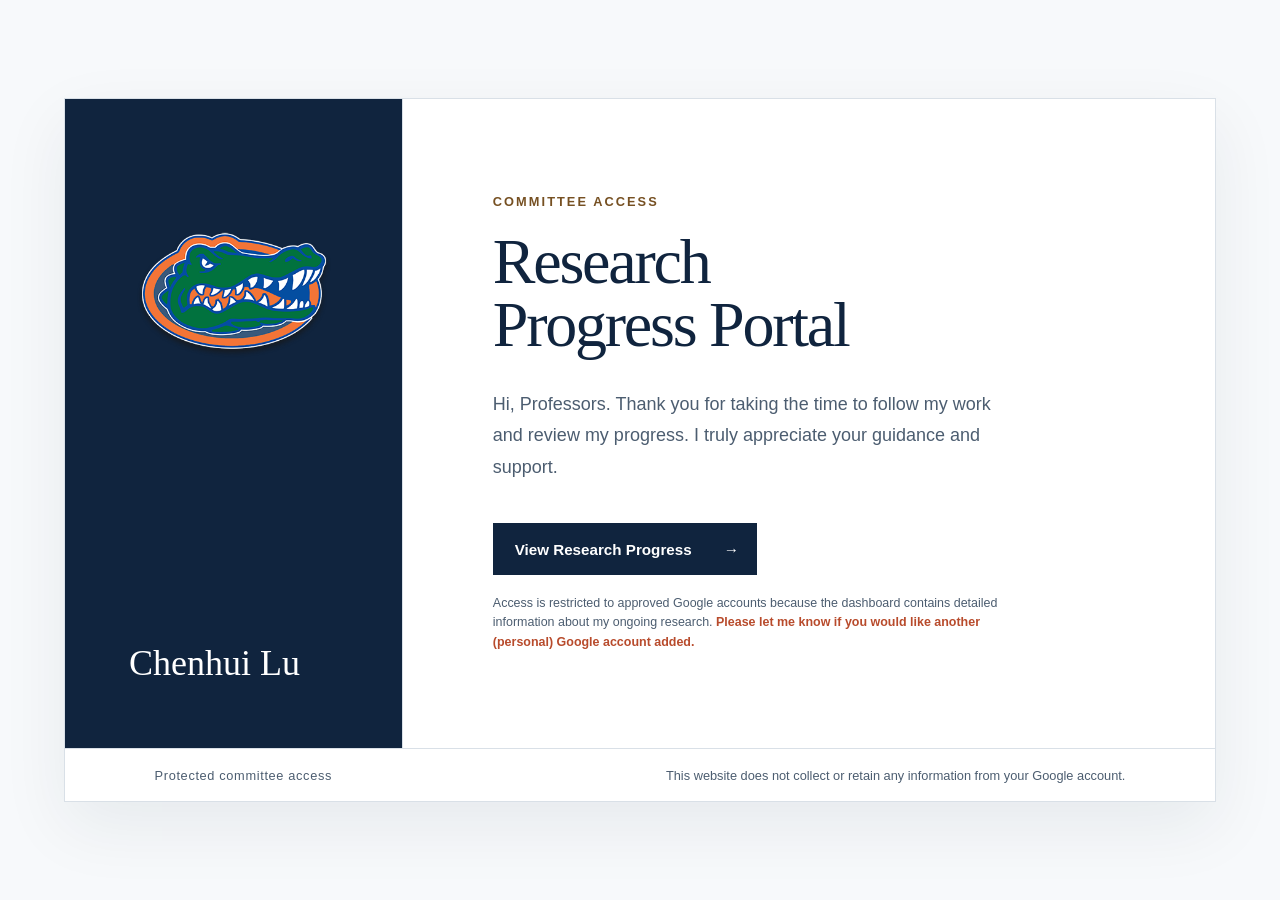
<file: index.html>
<!doctype html>
<html lang="en">
  <head>
    <meta charset="utf-8">
    <meta name="viewport" content="width=device-width, initial-scale=1">
    <meta name="description" content="Chenhui Lu's research progress portal for committee members.">
    <meta name="color-scheme" content="light">
    <meta name="theme-color" content="#10243e">
    <title>Chenhui Lu · Research Progress Portal</title>
    <link rel="stylesheet" href="styles.css?v=9">
  </head>
  <body>
    <main class="page-shell">
      <section class="portal" aria-labelledby="portal-title">
        <div class="identity">
          <img class="gator-mark" src="gator.png" alt="">
          <p class="name">Chenhui Lu</p>
        </div>

        <div class="intro">
          <p class="eyebrow">Committee access</p>
          <h1 id="portal-title">Research Progress Portal</h1>
          <p class="summary">Hi, Professors. Thank you for taking the time to follow my work and review my progress. I truly appreciate your guidance and support.</p>
          <a class="primary-link" href="https://chenhui-research.pages.dev/" rel="noopener">
            <span>View Research Progress</span>
            <span aria-hidden="true">→</span>
          </a>
          <p class="access-note">Access is restricted to approved Google accounts because the dashboard contains detailed information about my ongoing research. <span class="account-help">Please let me know if you would like another (personal) Google account added.</span></p>
        </div>

        <footer>
          <p>Protected committee access</p>
          <p class="privacy-assurance">This website does not collect or retain any information from your Google account.</p>
        </footer>
      </section>
    </main>
  </body>
</html>
</file>
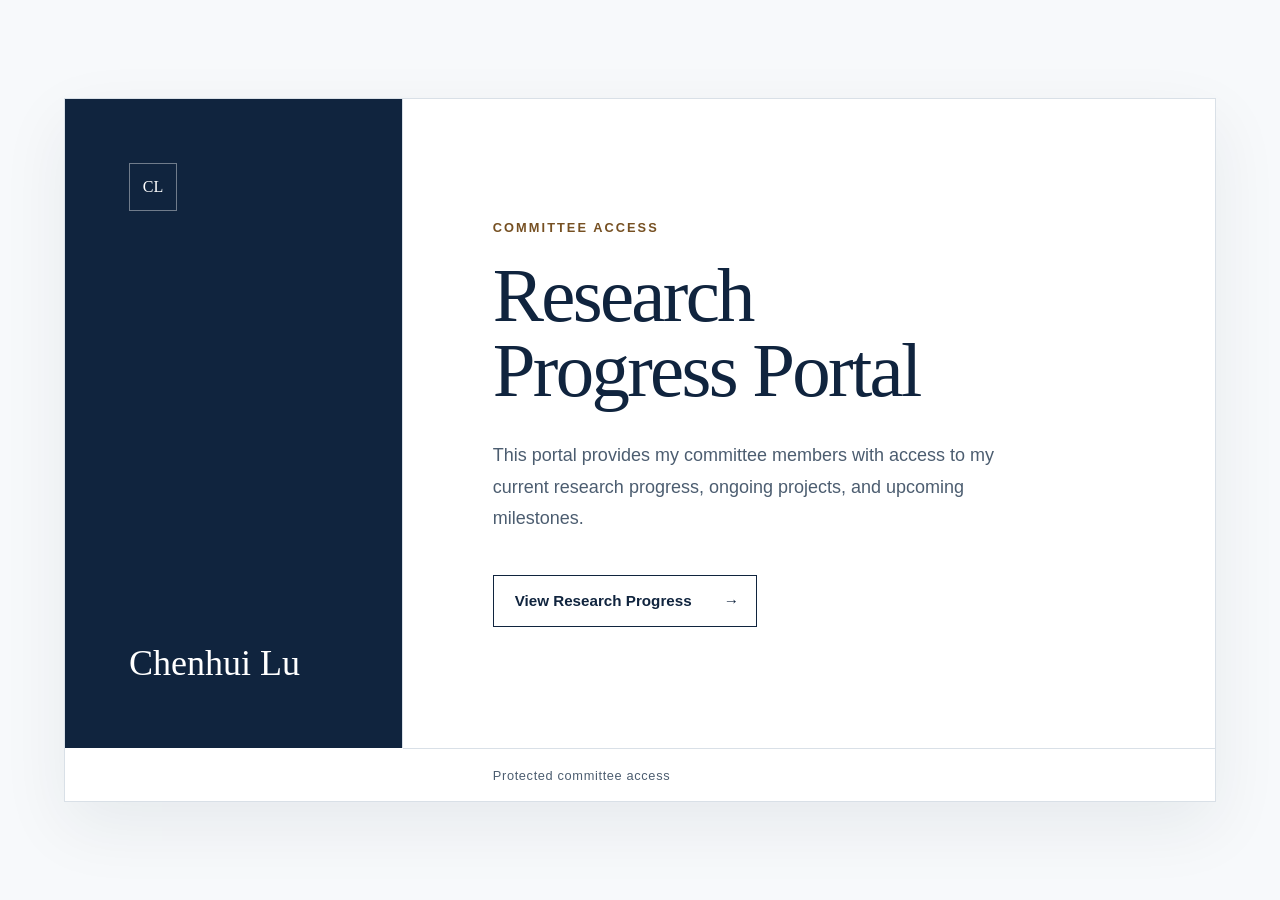
<file: public/index.html>
<!doctype html>
<html lang="en">
  <head>
    <meta charset="utf-8">
    <meta name="viewport" content="width=device-width, initial-scale=1">
    <meta name="description" content="Chenhui Lu's research progress portal for committee members.">
    <meta name="color-scheme" content="light">
    <meta name="theme-color" content="#10243e">
    <title>Chenhui Lu · Research Progress Portal</title>
    <link rel="stylesheet" href="styles.css">
  </head>
  <body>
    <main class="page-shell">
      <section class="portal" aria-labelledby="portal-title">
        <div class="identity">
          <span class="monogram" aria-hidden="true">CL</span>
          <p class="name">Chenhui Lu</p>
        </div>

        <div class="intro">
          <p class="eyebrow">Committee access</p>
          <h1 id="portal-title">Research Progress Portal</h1>
          <p class="summary">This portal provides my committee members with access to my current research progress, ongoing projects, and upcoming milestones.</p>
          <a class="primary-link" href="https://chenhui-research.pages.dev/" rel="noopener">
            <span>View Research Progress</span>
            <span aria-hidden="true">→</span>
          </a>
        </div>

        <footer>
          <p>Protected committee access</p>
        </footer>
      </section>
    </main>
  </body>
</html>
</file>
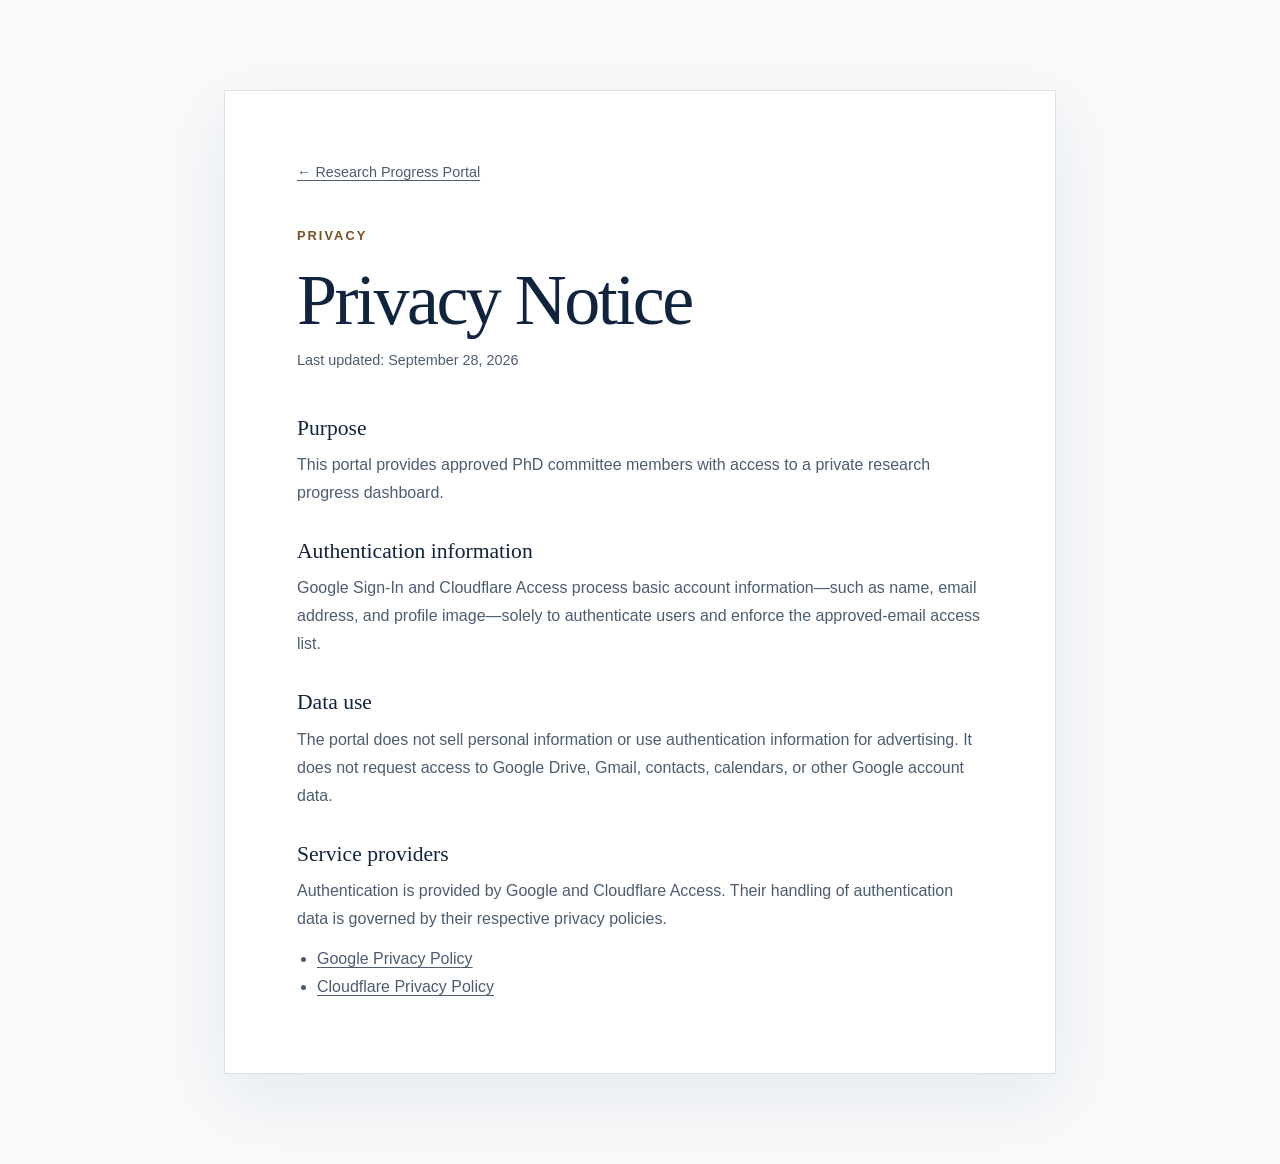
<file: privacy.html>
<!doctype html>
<html lang="en">
  <head>
    <meta charset="utf-8">
    <meta name="viewport" content="width=device-width, initial-scale=1">
    <meta name="description" content="Privacy notice for Chenhui Lu's Research Progress Portal.">
    <meta name="color-scheme" content="light">
    <meta name="theme-color" content="#10243e">
    <title>Privacy Notice · Chenhui Lu</title>
    <link rel="stylesheet" href="styles.css?v=7">
  </head>
  <body>
    <main class="policy-shell">
      <article class="policy" aria-labelledby="policy-title">
        <a class="back-link" href="index.html">← Research Progress Portal</a>
        <p class="eyebrow">Privacy</p>
        <h1 id="policy-title">Privacy Notice</h1>
        <p class="policy-updated">Last updated: September 28, 2026</p>

        <section>
          <h2>Purpose</h2>
          <p>This portal provides approved PhD committee members with access to a private research progress dashboard.</p>
        </section>

        <section>
          <h2>Authentication information</h2>
          <p>Google Sign-In and Cloudflare Access process basic account information—such as name, email address, and profile image—solely to authenticate users and enforce the approved-email access list.</p>
        </section>

        <section>
          <h2>Data use</h2>
          <p>The portal does not sell personal information or use authentication information for advertising. It does not request access to Google Drive, Gmail, contacts, calendars, or other Google account data.</p>
        </section>

        <section>
          <h2>Service providers</h2>
          <p>Authentication is provided by Google and Cloudflare Access. Their handling of authentication data is governed by their respective privacy policies.</p>
          <ul>
            <li><a href="https://policies.google.com/privacy" rel="noopener">Google Privacy Policy</a></li>
            <li><a href="https://www.cloudflare.com/privacypolicy/" rel="noopener">Cloudflare Privacy Policy</a></li>
          </ul>
        </section>
      </article>
    </main>
  </body>
</html>
</file>
<file: styles.css>
:root {
  color-scheme: light;
  --ink: #10243e;
  --ink-soft: #4c5d70;
  --paper: #f7f9fb;
  --surface: #ffffff;
  --line: #d9e0e7;
  --accent: #9a6b2f;
  --accent-dark: #765022;
  --attention: #b84b2c;
  font-family: Inter, ui-sans-serif, -apple-system, BlinkMacSystemFont, "Segoe UI", sans-serif;
  font-synthesis: none;
}

* {
  box-sizing: border-box;
}

html {
  min-width: 320px;
  background: var(--paper);
}

body {
  min-height: 100vh;
  margin: 0;
  color: var(--ink);
  background:
    linear-gradient(90deg, transparent calc(50% - 0.5px), rgba(16, 36, 62, 0.055) 50%, transparent calc(50% + 0.5px)),
    var(--paper);
}

.page-shell {
  display: grid;
  min-height: 100vh;
  padding: clamp(1.25rem, 4vw, 3.5rem);
  place-items: center;
}

.portal {
  display: grid;
  width: min(100%, 72rem);
  min-height: min(44rem, calc(100vh - 5rem));
  grid-template-columns: minmax(13rem, 0.75fr) minmax(20rem, 1.8fr);
  grid-template-rows: 1fr auto;
  border: 1px solid var(--line);
  background: var(--surface);
  box-shadow: 0 1.5rem 4rem rgba(16, 36, 62, 0.07);
}

.identity {
  display: flex;
  flex-direction: column;
  justify-content: space-between;
  overflow: hidden;
  padding: clamp(2rem, 5vw, 4.5rem);
  border-right: 1px solid var(--line);
  background: var(--ink);
  color: #fff;
}

.gator-mark {
  display: block;
  width: 9rem;
  height: auto;
  align-self: center;
  margin: -1.5rem 0;
  transform: translateY(6.5rem) scale(2.1);
  transform-origin: center;
}

.name {
  margin: 4rem 0 0;
  font-family: Georgia, "Times New Roman", serif;
  font-size: clamp(1.6rem, 3vw, 2.25rem);
  line-height: 1.15;
}

.intro {
  align-self: center;
  max-width: 43rem;
  padding: clamp(2.5rem, 7vw, 6.5rem);
}

.eyebrow {
  margin: 0 0 1.4rem;
  color: var(--accent-dark);
  font-size: 0.8rem;
  font-weight: 700;
  letter-spacing: 0.16em;
  text-transform: uppercase;
}

h1 {
  max-width: 12ch;
  margin: 0;
  font-family: Georgia, "Times New Roman", serif;
  font-size: clamp(2.5rem, 5vw, 4.25rem);
  font-weight: 400;
  letter-spacing: -0.035em;
  line-height: 0.98;
}

.summary {
  max-width: 39rem;
  margin: 2rem 0 2.5rem;
  color: var(--ink-soft);
  font-size: clamp(1rem, 1.7vw, 1.125rem);
  line-height: 1.75;
}

.primary-link {
  display: inline-flex;
  min-height: 3.25rem;
  align-items: center;
  justify-content: space-between;
  gap: 2rem;
  padding: 0.85rem 1.1rem 0.85rem 1.3rem;
  border: 1px solid var(--ink);
  color: #fff;
  background: var(--ink);
  font-size: 0.95rem;
  font-weight: 650;
  text-decoration: none;
}

.primary-link:hover {
  background: #1b385d;
}

.primary-link:focus-visible {
  outline: 3px solid rgba(154, 107, 47, 0.45);
  outline-offset: 4px;
}

.access-note {
  max-width: 39rem;
  margin: 1.15rem 0 0;
  color: var(--ink-soft);
  font-size: 0.78rem;
  line-height: 1.6;
}

.account-help {
  color: var(--attention);
  font-weight: 700;
}

footer {
  display: flex;
  align-items: center;
  justify-content: space-between;
  gap: 1.5rem;
  grid-column: 1 / -1;
  padding: 1.15rem clamp(2.5rem, 7vw, 6.5rem);
  border-top: 1px solid var(--line);
}

footer p {
  margin: 0;
  color: var(--ink-soft);
  font-size: 0.8rem;
  letter-spacing: 0.05em;
  white-space: nowrap;
}

.privacy-assurance {
  margin-left: auto;
  text-align: right;
  letter-spacing: 0;
}

footer a,
.policy a {
  color: inherit;
  text-underline-offset: 0.2em;
}

.policy-shell {
  width: min(100% - 2rem, 52rem);
  margin: 0 auto;
  padding: clamp(2rem, 7vw, 6rem) 0;
}

.policy {
  padding: clamp(2rem, 6vw, 4.5rem);
  border: 1px solid var(--line);
  background: var(--surface);
  box-shadow: 0 1.5rem 4rem rgba(16, 36, 62, 0.07);
}

.policy .back-link {
  display: inline-block;
  margin-bottom: 3rem;
  color: var(--ink-soft);
  font-size: 0.9rem;
}

.policy h1 {
  max-width: none;
  font-size: clamp(2.5rem, 7vw, 4.5rem);
}

.policy-updated {
  margin: 1rem 0 3rem;
  color: var(--ink-soft);
  font-size: 0.9rem;
}

.policy section + section {
  margin-top: 2rem;
}

.policy h2 {
  margin: 0 0 0.65rem;
  font-family: Georgia, "Times New Roman", serif;
  font-size: 1.35rem;
  font-weight: 400;
}

.policy section p,
.policy li {
  color: var(--ink-soft);
  line-height: 1.75;
}

.policy section p {
  margin: 0;
}

.policy ul {
  margin: 0.75rem 0 0;
  padding-left: 1.25rem;
}

@media (max-width: 700px) {
  body {
    background: var(--paper);
  }

  .page-shell {
    padding: 0;
    place-items: stretch;
  }

  .portal {
    min-height: 100vh;
    grid-template-columns: 1fr;
    grid-template-rows: auto 1fr auto;
    border: 0;
    box-shadow: none;
  }

  .identity {
    flex-direction: row;
    align-items: center;
    padding: 1.25rem;
    border-right: 0;
  }

  .gator-mark {
    width: 6.75rem;
    margin: -1.1rem 0;
    transform: scale(1.225);
  }

  .name {
    margin: 0;
    font-size: 1.25rem;
  }

  .intro {
    padding: 3.5rem 1.5rem;
  }

  h1 {
    font-size: clamp(2.7rem, 14vw, 4.25rem);
  }

  .summary {
    margin-top: 1.75rem;
  }

  .primary-link {
    width: 100%;
  }

  footer {
    align-items: flex-start;
    flex-direction: column;
    gap: 0.55rem;
    grid-column: 1;
    padding: 1.1rem 1.5rem;
  }

  footer p {
    white-space: normal;
  }

  .privacy-assurance {
    margin-left: 0;
    text-align: left;
  }

  .policy-shell {
    width: 100%;
    padding: 0;
  }

  .policy {
    min-height: 100vh;
    border: 0;
    box-shadow: none;
  }
}

@media (prefers-reduced-motion: reduce) {
  *,
  *::before,
  *::after {
    scroll-behavior: auto !important;
  }
}
</file>
<file: public/styles.css>
:root {
  color-scheme: light;
  --ink: #10243e;
  --ink-soft: #4c5d70;
  --paper: #f7f9fb;
  --surface: #ffffff;
  --line: #d9e0e7;
  --accent: #9a6b2f;
  --accent-dark: #765022;
  font-family: Inter, ui-sans-serif, -apple-system, BlinkMacSystemFont, "Segoe UI", sans-serif;
  font-synthesis: none;
}

* {
  box-sizing: border-box;
}

html {
  min-width: 320px;
  background: var(--paper);
}

body {
  min-height: 100vh;
  margin: 0;
  color: var(--ink);
  background:
    linear-gradient(90deg, transparent calc(50% - 0.5px), rgba(16, 36, 62, 0.055) 50%, transparent calc(50% + 0.5px)),
    var(--paper);
}

.page-shell {
  display: grid;
  min-height: 100vh;
  padding: clamp(1.25rem, 4vw, 3.5rem);
  place-items: center;
}

.portal {
  display: grid;
  width: min(100%, 72rem);
  min-height: min(44rem, calc(100vh - 5rem));
  grid-template-columns: minmax(13rem, 0.75fr) minmax(20rem, 1.8fr);
  grid-template-rows: 1fr auto;
  border: 1px solid var(--line);
  background: var(--surface);
  box-shadow: 0 1.5rem 4rem rgba(16, 36, 62, 0.07);
}

.identity {
  display: flex;
  flex-direction: column;
  justify-content: space-between;
  padding: clamp(2rem, 5vw, 4.5rem);
  border-right: 1px solid var(--line);
  background: var(--ink);
  color: #fff;
}

.monogram {
  display: grid;
  width: 3rem;
  height: 3rem;
  border: 1px solid rgba(255, 255, 255, 0.4);
  font-family: Georgia, "Times New Roman", serif;
  font-size: 1rem;
  place-items: center;
}

.name {
  margin: 4rem 0 0;
  font-family: Georgia, "Times New Roman", serif;
  font-size: clamp(1.6rem, 3vw, 2.25rem);
  line-height: 1.15;
}

.intro {
  align-self: center;
  max-width: 43rem;
  padding: clamp(2.5rem, 7vw, 6.5rem);
}

.eyebrow {
  margin: 0 0 1.4rem;
  color: var(--accent-dark);
  font-size: 0.8rem;
  font-weight: 700;
  letter-spacing: 0.16em;
  text-transform: uppercase;
}

h1 {
  max-width: 12ch;
  margin: 0;
  font-family: Georgia, "Times New Roman", serif;
  font-size: clamp(2.75rem, 6vw, 5rem);
  font-weight: 400;
  letter-spacing: -0.035em;
  line-height: 0.98;
}

.summary {
  max-width: 39rem;
  margin: 2rem 0 2.5rem;
  color: var(--ink-soft);
  font-size: clamp(1rem, 1.7vw, 1.125rem);
  line-height: 1.75;
}

.primary-link {
  display: inline-flex;
  min-height: 3.25rem;
  align-items: center;
  justify-content: space-between;
  gap: 2rem;
  padding: 0.85rem 1.1rem 0.85rem 1.3rem;
  border: 1px solid var(--ink);
  color: var(--ink);
  font-size: 0.95rem;
  font-weight: 650;
  text-decoration: none;
}

.primary-link:hover {
  background: var(--ink);
  color: #fff;
}

.primary-link:focus-visible {
  outline: 3px solid rgba(154, 107, 47, 0.45);
  outline-offset: 4px;
}

footer {
  grid-column: 2;
  padding: 1.15rem clamp(2.5rem, 7vw, 6.5rem);
  border-top: 1px solid var(--line);
}

footer p {
  margin: 0;
  color: var(--ink-soft);
  font-size: 0.8rem;
  letter-spacing: 0.05em;
}

@media (max-width: 700px) {
  body {
    background: var(--paper);
  }

  .page-shell {
    padding: 0;
    place-items: stretch;
  }

  .portal {
    min-height: 100vh;
    grid-template-columns: 1fr;
    grid-template-rows: auto 1fr auto;
    border: 0;
    box-shadow: none;
  }

  .identity {
    flex-direction: row;
    align-items: center;
    padding: 1.25rem;
    border-right: 0;
  }

  .name {
    margin: 0;
    font-size: 1.25rem;
  }

  .intro {
    padding: 3.5rem 1.5rem;
  }

  h1 {
    font-size: clamp(2.7rem, 14vw, 4.25rem);
  }

  .summary {
    margin-top: 1.75rem;
  }

  .primary-link {
    width: 100%;
  }

  footer {
    grid-column: 1;
    padding: 1.1rem 1.5rem;
  }
}

@media (prefers-reduced-motion: reduce) {
  *,
  *::before,
  *::after {
    scroll-behavior: auto !important;
  }
}
</file>
